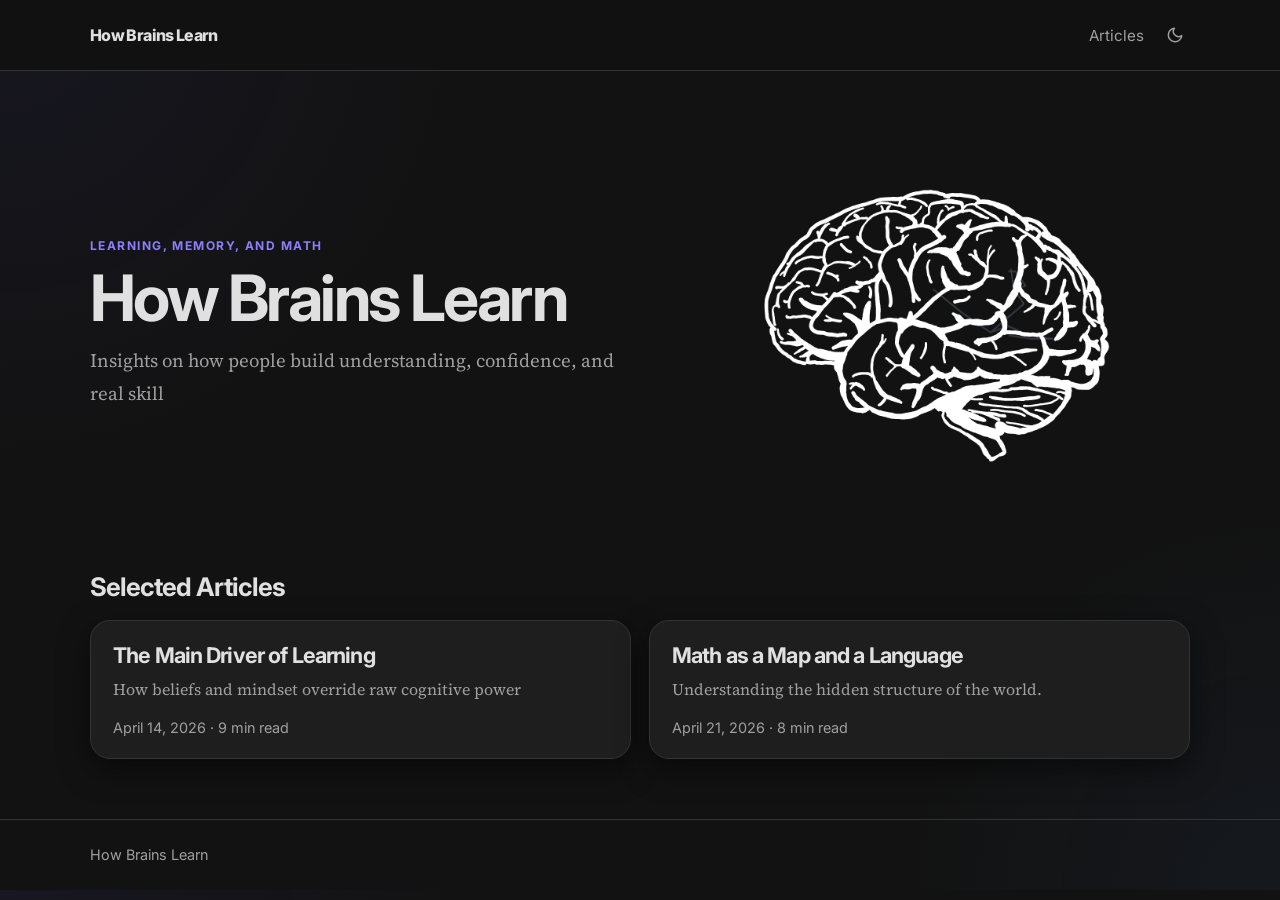
<file: index.html>
<!DOCTYPE html>
<html lang="en">

<head>
  <meta charset="UTF-8">
  <script>
    (function () {
      var savedTheme = localStorage.getItem('theme');
      if (savedTheme) {
        document.documentElement.setAttribute('data-theme', savedTheme);
      } else {
        document.documentElement.setAttribute('data-theme', 'dark');
      }
    })();
  </script>
  <meta name="viewport" content="width=device-width, initial-scale=1.0">
  <title>How Brains Learn</title>
  <meta name="description" content="Clear writing on learning, math, and how understanding grows.">
  <link rel="preconnect" href="https://fonts.googleapis.com">
  <link rel="preconnect" href="https://fonts.gstatic.com" crossorigin>
  <link
    href="https://fonts.googleapis.com/css2?family=Inter:wght@400;500;600;700;800&family=Source+Serif+4:wght@400;600&display=swap"
    rel="stylesheet">
  <link rel="apple-touch-icon" sizes="180x180" href="favicon/apple-touch-icon.png">
  <link rel="icon" type="image/png" sizes="32x32" href="favicon/favicon-32x32.png">
  <link rel="icon" type="image/png" sizes="16x16" href="favicon/favicon-16x16.png">
  <link rel="manifest" href="favicon/site.webmanifest">
  <link rel="stylesheet" href="styles.css">
</head>

<body>
  <header class="site-header">
    <div class="container header-row">
      <a class="brand" href="index.html">How Brains Learn</a>
      <nav class="top-nav">
        <a href="#articles">Articles</a>
        <button id="theme-toggle" class="theme-toggle" aria-label="Toggle dark mode" title="Toggle dark mode">
          <svg id="theme-icon" xmlns="http://www.w3.org/2000/svg" width="18" height="18" viewBox="0 0 24 24" fill="none"
            stroke="currentColor" stroke-width="2" stroke-linecap="round" stroke-linejoin="round"></svg>
        </button>
      </nav>
    </div>
  </header>

  <main class="container">
    <section class="hero">
      <div class="hero-copy">
        <p class="eyebrow">Learning, memory, and math</p>
        <h1>How Brains Learn</h1>
        <p class="hero-text">Insights on how people build understanding, confidence, and real skill</p>
      </div>
      <div class="hero-art" aria-hidden="true">
        <img id="main-brain-img" src="assets/mainbrainWht.png" alt="">
      </div>
    </section>

    <section id="articles" class="section-block">
      <div class="section-head">
        <h2>Selected Articles</h2>
      </div>
      <div id="articles-grid" class="articles-grid">
        <div class="loading-card">Loading…</div>
      </div>
    </section>
  </main>

  <footer class="site-footer">
    <div class="container footer-row">
      <span>How Brains Learn</span>
    </div>
  </footer>

  <script src="main.js"></script>
  <script src="theme.js"></script>
</body>

</html>
</file>
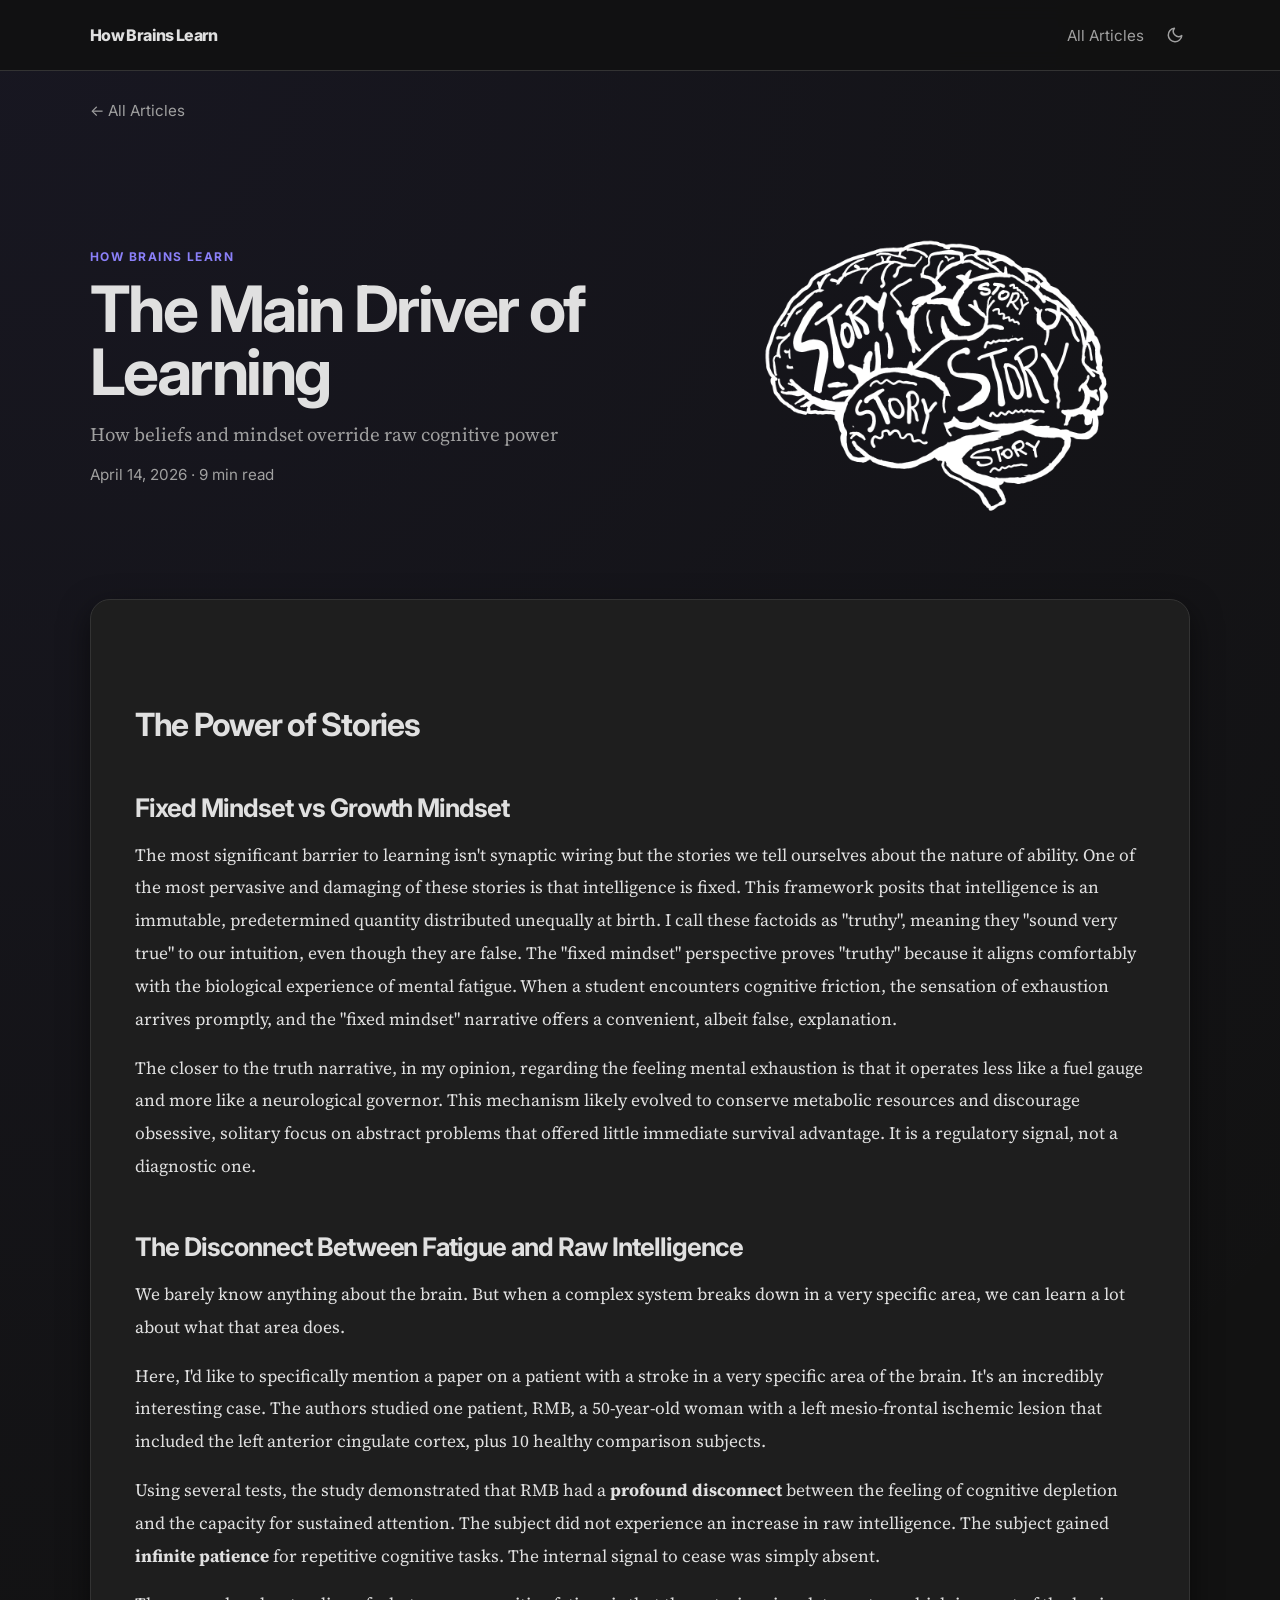
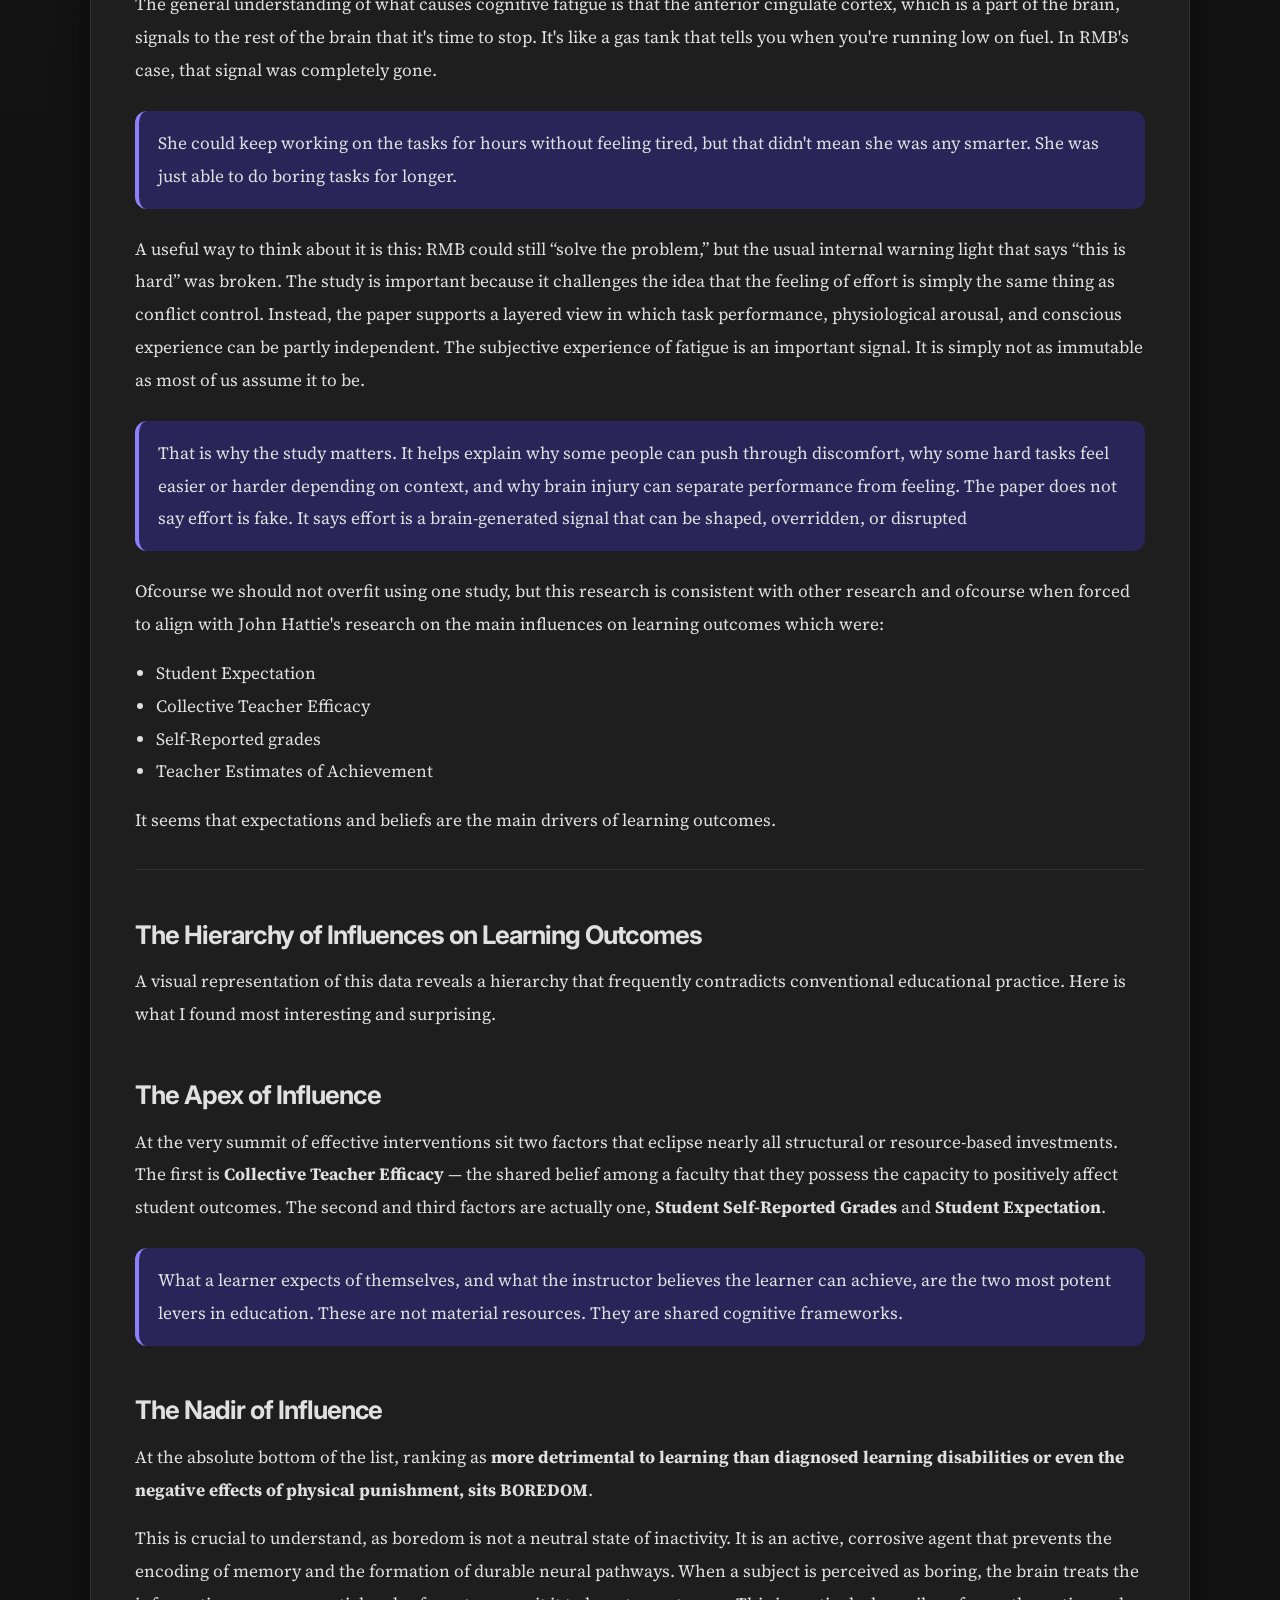
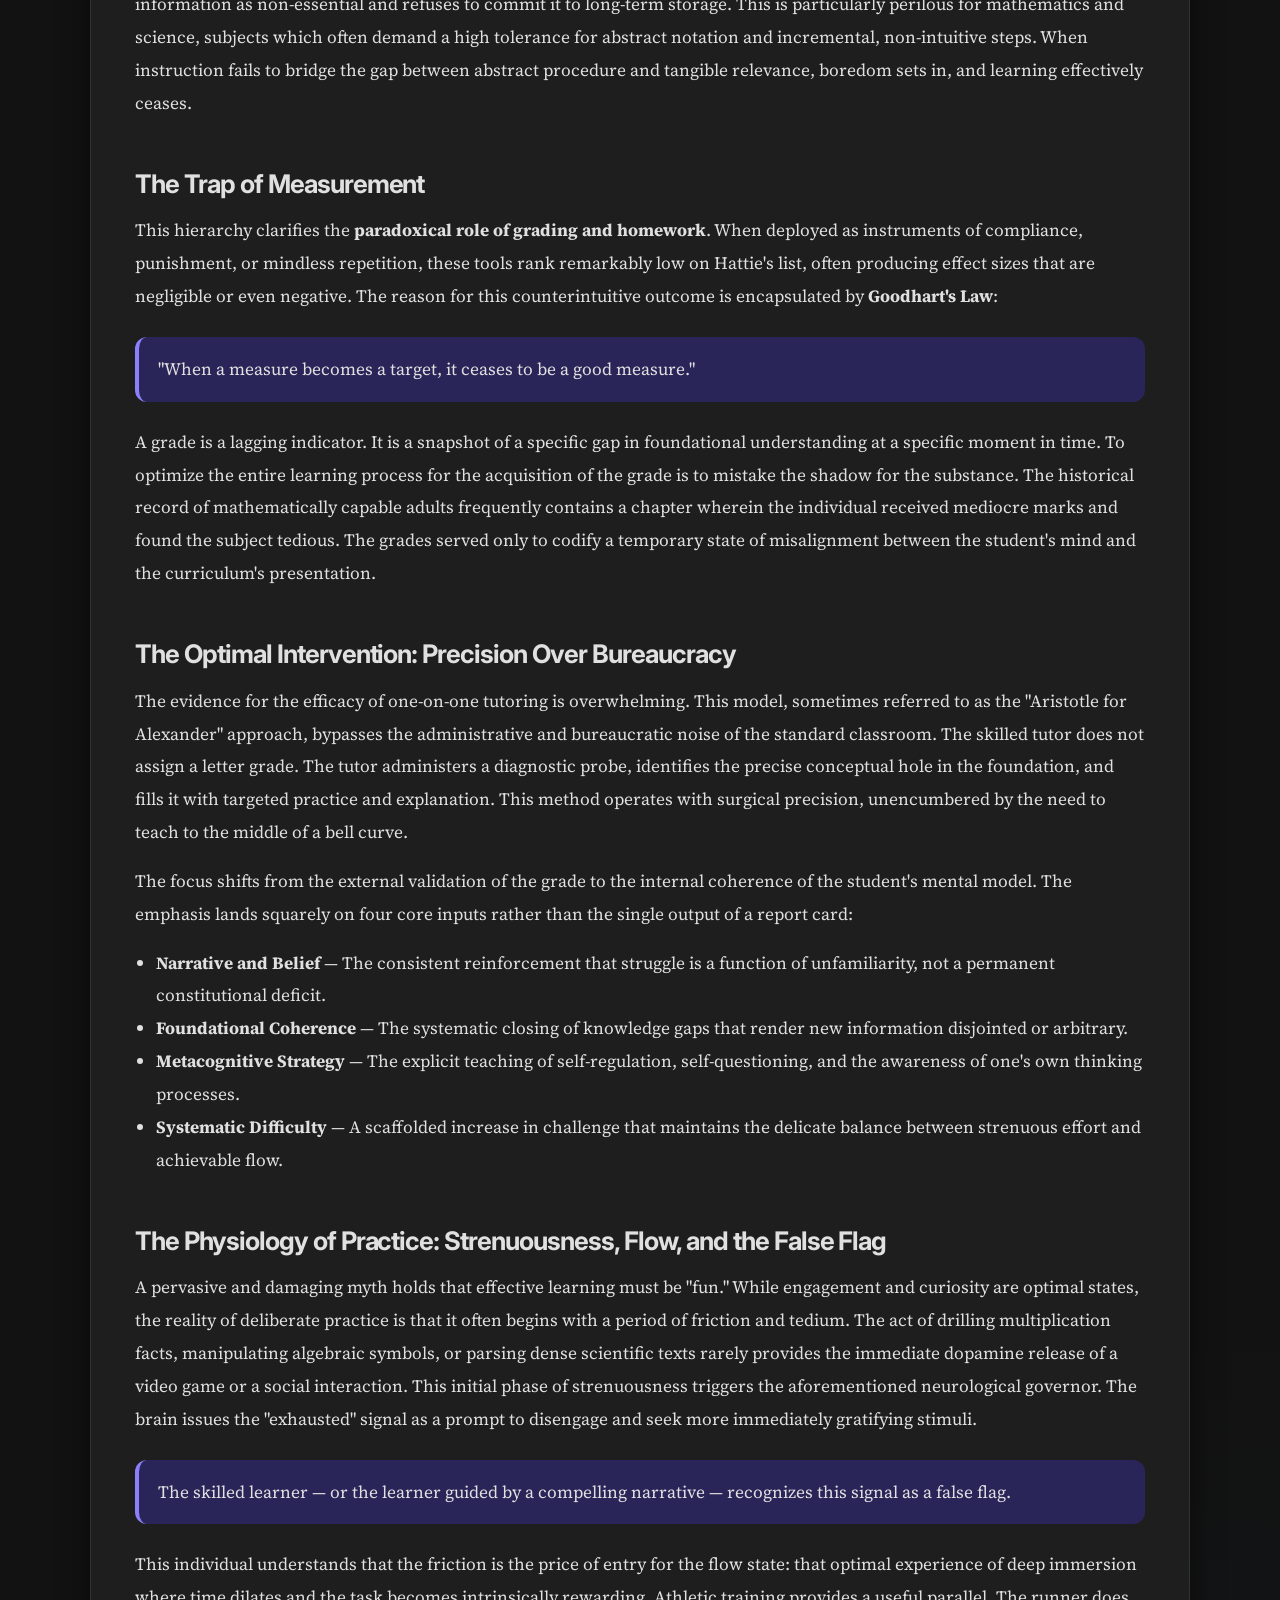
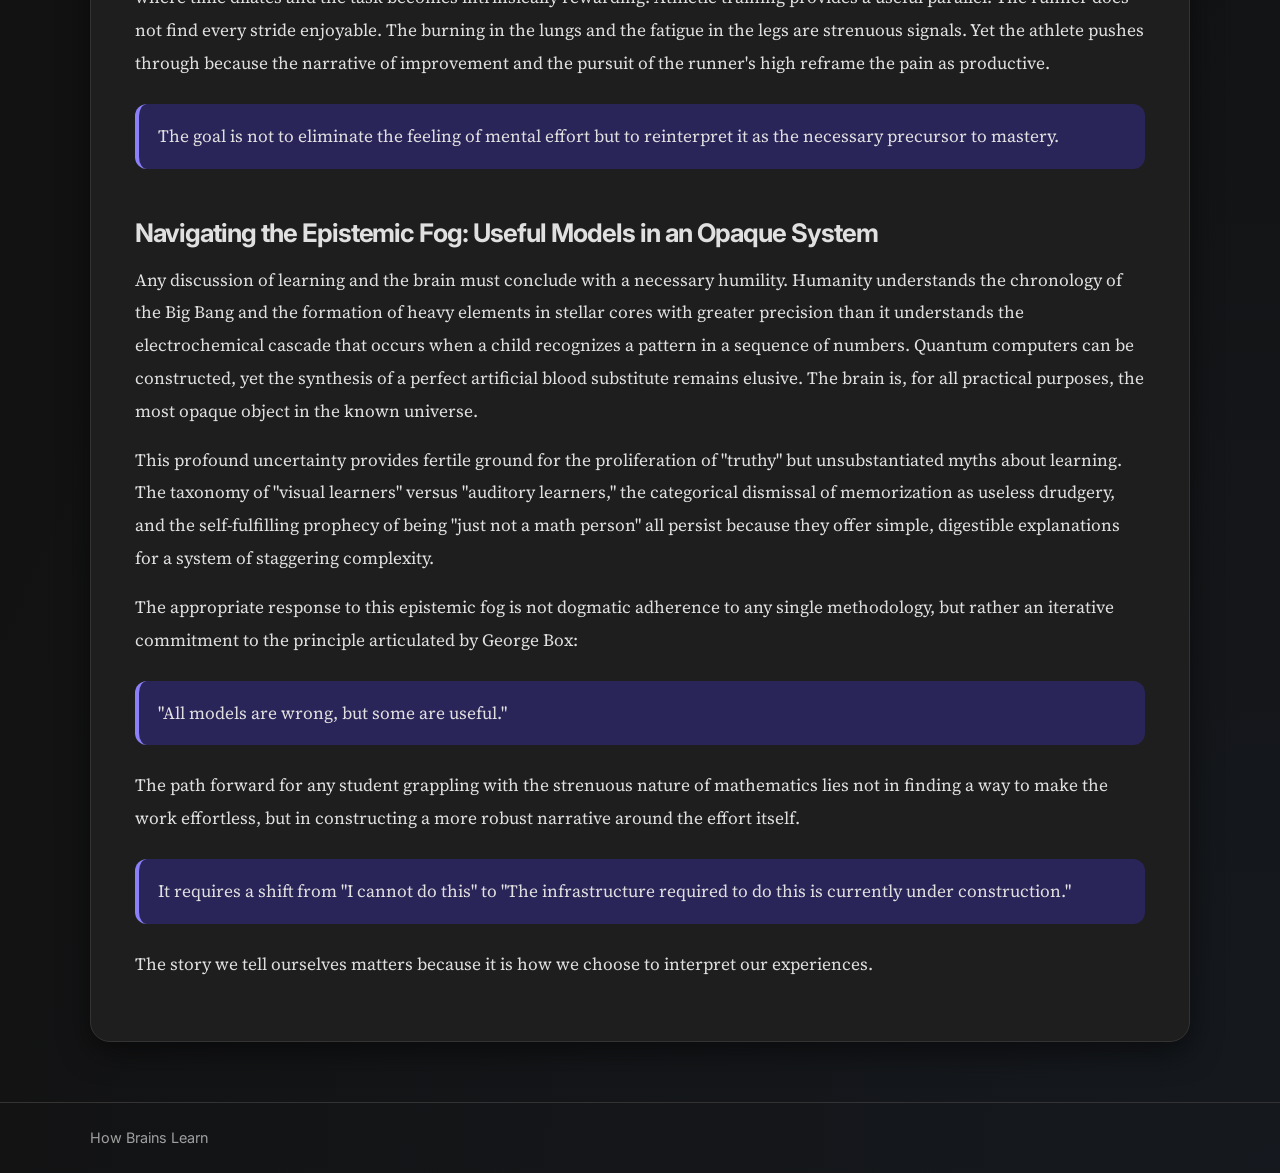
<file: post.html>
<!DOCTYPE html>
<html lang="en">
<head>
  <meta charset="UTF-8">
  <script>
    (function() {
      var savedTheme = localStorage.getItem('theme');
      if (savedTheme) {
        document.documentElement.setAttribute('data-theme', savedTheme);
      } else {
        document.documentElement.setAttribute('data-theme', 'dark');
      }
    })();
  </script>
  <meta name="viewport" content="width=device-width, initial-scale=1.0">
  <title>How Brains Learn</title>
  <meta name="description" content="" id="meta-desc">
  <link rel="preconnect" href="https://fonts.googleapis.com">
  <link rel="preconnect" href="https://fonts.gstatic.com" crossorigin>
  <link href="https://fonts.googleapis.com/css2?family=Inter:wght@400;500;600;700;800&family=Source+Serif+4:wght@400;600&display=swap" rel="stylesheet">
  <link rel="apple-touch-icon" sizes="180x180" href="favicon/apple-touch-icon.png">
  <link rel="icon" type="image/png" sizes="32x32" href="favicon/favicon-32x32.png">
  <link rel="icon" type="image/png" sizes="16x16" href="favicon/favicon-16x16.png">
  <link rel="manifest" href="favicon/site.webmanifest">
  <link rel="stylesheet" href="styles.css">
</head>
<body>
  <header class="site-header">
    <div class="container header-row">
      <a class="brand" href="index.html">How Brains Learn</a>
      <nav class="top-nav">
        <a href="index.html">All Articles</a>
        <button id="theme-toggle" class="theme-toggle" aria-label="Toggle dark mode" title="Toggle dark mode">
          <svg id="theme-icon" xmlns="http://www.w3.org/2000/svg" width="18" height="18" viewBox="0 0 24 24" fill="none" stroke="currentColor" stroke-width="2" stroke-linecap="round" stroke-linejoin="round"></svg>
        </button>
      </nav>
    </div>
  </header>

  <main class="container post-shell">
    <a class="back-link" href="index.html">← All Articles</a>

    <div class="post-top">
      <div>
        <p class="eyebrow">How Brains Learn</p>
        <h1 id="post-title">Loading…</h1>
        <p id="post-subtitle" class="post-subtitle"></p>
        <p id="post-meta" class="post-meta"></p>
      </div>
      <div class="post-art" aria-hidden="true">
        <img id="post-brain-img" src="assets/postbrainWht.png" alt="">
      </div>
    </div>

    <article id="article-body" class="article-body">
      <p>Loading article…</p>
    </article>
  </main>

  <footer class="site-footer">
    <div class="container footer-row">
      <span>How Brains Learn</span>
    </div>
  </footer>

  <script src="post.js"></script>
  <script src="theme.js"></script>
</body>
</html>
</file>
<file: styles.css>
:root {
  --bg: #f6f3ee;
  --panel: #fffdf9;
  --panel-2: #ffffff;
  --text: #1c1b1a;
  --muted: #645f57;
  --line: #e7dfd2;
  --accent: #5a4fd6;
  --accent-soft: #eeebff;
  --shadow: 0 10px 30px rgba(35, 24, 21, 0.06);
  --radius: 20px;
  --header-bg: rgba(246, 243, 238, 0.92);
  --code-bg: #f0ece4;
}

[data-theme="dark"] {
  --bg: #121212;
  --panel: #1e1e1e;
  --panel-2: #252525;
  --text: #e0e0e0;
  --muted: #a0a0a0;
  --line: #333333;
  --accent: #8b80f9;
  --accent-soft: #2a2559;
  --shadow: 0 10px 30px rgba(0, 0, 0, 0.5);
  --header-bg: rgba(18, 18, 18, 0.92);
  --code-bg: #2d2d2d;
}

* { box-sizing: border-box; }
html { scroll-behavior: smooth; }
body {
  margin: 0;
  font-family: "Source Serif 4", Georgia, serif;
  color: var(--text);
  background:
    radial-gradient(circle at top left, rgba(90,79,214,0.08), transparent 30%),
    radial-gradient(circle at bottom right, rgba(62,114,191,0.07), transparent 24%),
    var(--bg);
}

a { color: inherit; text-decoration: none; }
img { display: block; max-width: 100%; }

.container {
  width: min(1100px, calc(100% - 32px));
  margin: 0 auto;
}

.site-header {
  position: sticky;
  top: 0;
  z-index: 20;
  background: var(--header-bg);
  backdrop-filter: blur(10px);
  border-bottom: 1px solid var(--line);
}

.header-row,
.footer-row {
  display: flex;
  align-items: center;
  justify-content: space-between;
  min-height: 70px;
}

.brand,
.top-nav a,
.eyebrow,
.section-head p,
.card-meta,
.post-meta,
.back-link,
.loading-card,
.site-footer {
  font-family: Inter, system-ui, sans-serif;
}

.brand {
  font-size: 1rem;
  font-weight: 800;
  letter-spacing: -0.04em;
}

.top-nav a,
.back-link {
  color: var(--muted);
  font-size: 0.95rem;
}

.theme-toggle {
  background: none;
  border: none;
  color: var(--muted);
  cursor: pointer;
  padding: 6px;
  display: flex;
  align-items: center;
  justify-content: center;
  border-radius: 50%;
  transition: background 0.2s, color 0.2s;
}

.theme-toggle:hover {
  background: var(--line);
  color: var(--text);
}

.top-nav {
  display: flex;
  align-items: center;
  gap: 16px;
}

.hero,
.post-top {
  display: grid;
  grid-template-columns: 1.1fr 1.1fr;
  gap: 28px;
  align-items: center;
  padding: 52px 0 24px;
}

.hero-copy,
.post-top > div:first-child {
  min-width: 0;
}

.eyebrow {
  text-transform: uppercase;
  letter-spacing: 0.12em;
  font-size: 0.75rem;
  font-weight: 700;
  color: var(--accent);
  margin: 0 0 14px;
}

h1, h2, h3 {
  font-family: Inter, system-ui, sans-serif;
  letter-spacing: -0.04em;
}

.hero h1,
.post-top h1 {
  font-size: clamp(2.3rem, 5vw, 4rem);
  line-height: 0.98;
  margin: 0 0 14px;
}

.hero-text,
.post-subtitle {
  font-size: 1.18rem;
  line-height: 1.75;
  color: var(--muted);
  margin: 0;
}

.hero-art,
.post-art {
  position: relative;
  /* Removed background, border, and shadow to make transparent PNGs seamless */
}

.hero-art canvas {
  position: absolute;
  top: 0;
  left: 0;
  width: 100%;
  height: 100%;
  pointer-events: none;
  z-index: 10;
  border-radius: var(--radius);
  mix-blend-mode: screen;
}

.section-block {
  padding: 22px 0 60px;
}

.section-head {
  margin-bottom: 18px;
}

.section-head h2 {
  margin: 0 0 6px;
  font-size: 1.6rem;
}

.section-head p {
  margin: 0;
  color: var(--muted);
  font-size: 0.95rem;
}

.articles-grid {
  display: grid;
  grid-template-columns: repeat(auto-fit, minmax(280px, 1fr));
  gap: 18px;
}

.card,
.loading-card,
.article-body {
  background: var(--panel);
  border: 1px solid var(--line);
  border-radius: var(--radius);
  box-shadow: var(--shadow);
}

.card {
  padding: 22px;
}

.card:hover {
  transform: translateY(-2px);
  transition: transform 140ms ease;
}

.card-title {
  margin: 0 0 8px;
  font-size: 1.35rem;
  line-height: 1.15;
}

.card-subtitle {
  margin: 0 0 16px;
  color: var(--muted);
  font-size: 1rem;
  line-height: 1.7;
}

.card-meta {
  font-size: 0.9rem;
  color: var(--muted);
}

.loading-card {
  padding: 24px;
  color: var(--muted);
}

.post-shell {
  padding: 28px 0 60px;
}

.post-meta {
  color: var(--muted);
  font-size: 0.95rem;
  margin-top: 14px;
}

.article-body {
  padding: clamp(22px, 4vw, 44px);
}

.article-body h1,
.article-body h2,
.article-body h3,
.article-body h4 {
  margin-top: 1.9em;
  margin-bottom: 0.6em;
}

.article-body h1 { font-size: 2rem; }
.article-body h2 { font-size: 1.6rem; }
.article-body h3 { font-size: 1.2rem; }
.article-body h4 {
  font-size: 1rem;
  font-family: Inter, system-ui, sans-serif;
  letter-spacing: -0.02em;
}

.article-body p,
.article-body li,
.article-body blockquote {
  font-size: 1.08rem;
  line-height: 1.9;
}

.article-body p,
.article-body ul,
.article-body ol,
.article-body blockquote {
  margin: 0 0 1rem;
}

.article-body ul,
.article-body ol {
  padding-left: 1.3rem;
}

.article-body hr {
  border: 0;
  border-top: 1px solid var(--line);
  margin: 2rem 0;
}

.article-body blockquote {
  margin: 1.5rem 0;
  padding: 1rem 1rem 1rem 1.2rem;
  background: var(--accent-soft);
  border-left: 4px solid var(--accent);
  border-radius: 12px;
}

.article-body code {
  font-family: ui-monospace, SFMono-Regular, Menlo, Consolas, monospace;
  background: var(--code-bg);
  padding: 0.1rem 0.35rem;
  border-radius: 6px;
  font-size: 0.92em;
}

.site-footer {
  border-top: 1px solid var(--line);
  color: var(--muted);
  font-size: 0.9rem;
}

@media (max-width: 800px) {
  .hero,
  .post-top {
    grid-template-columns: 1fr;
    padding-top: 30px;
  }

  .top-nav { display: none; }
}
</file>
